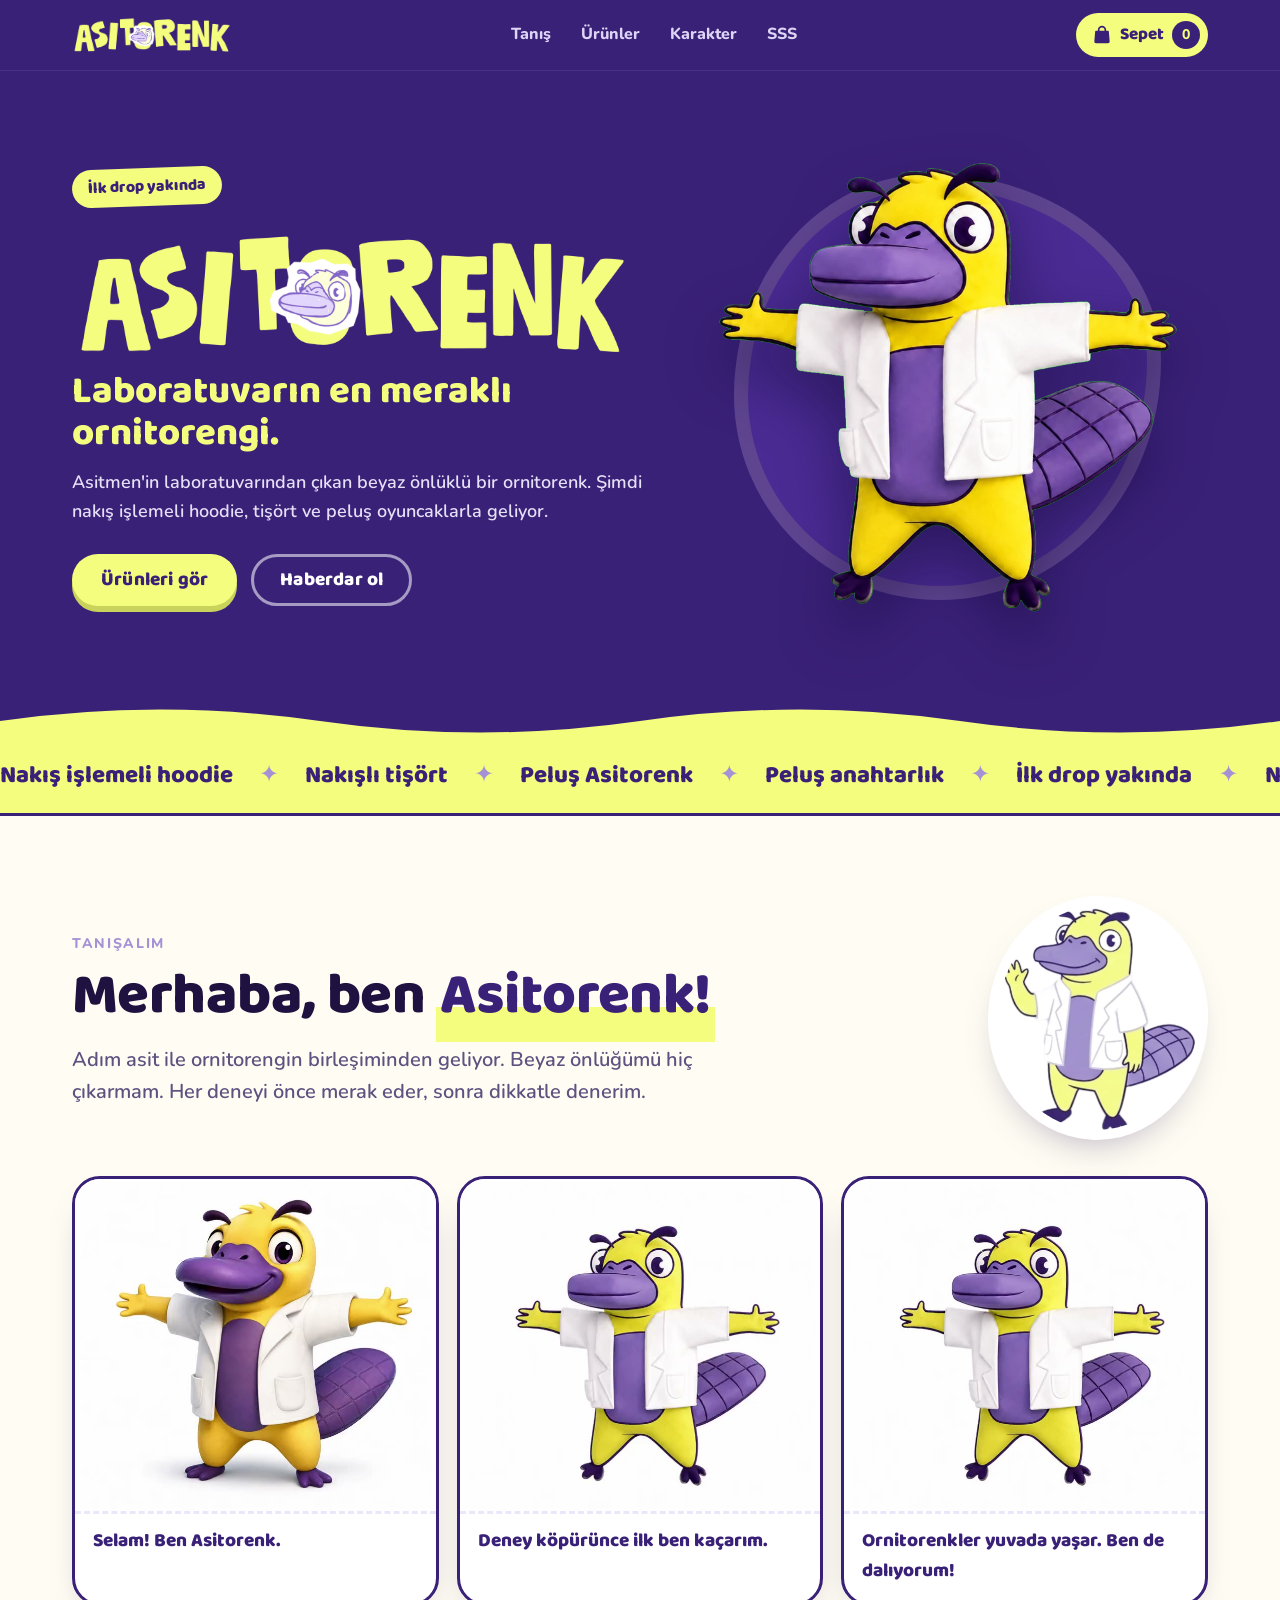
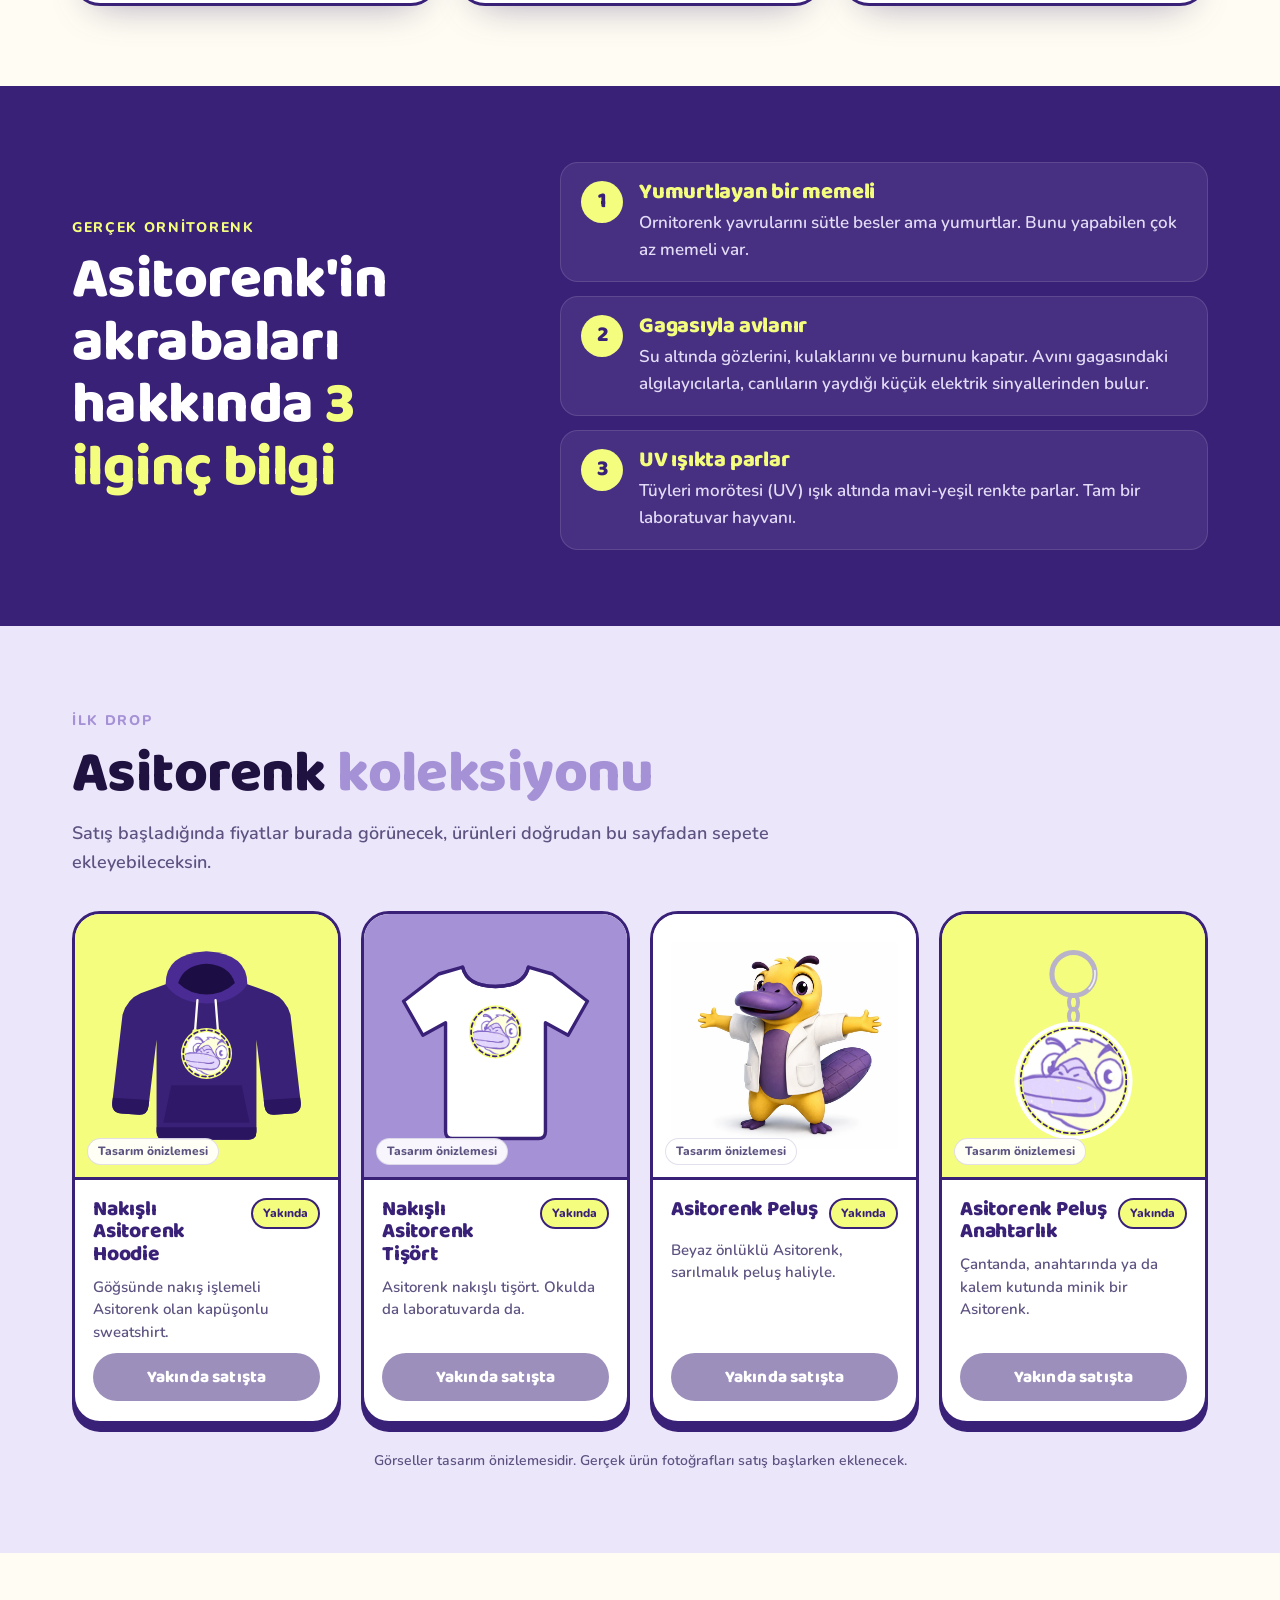
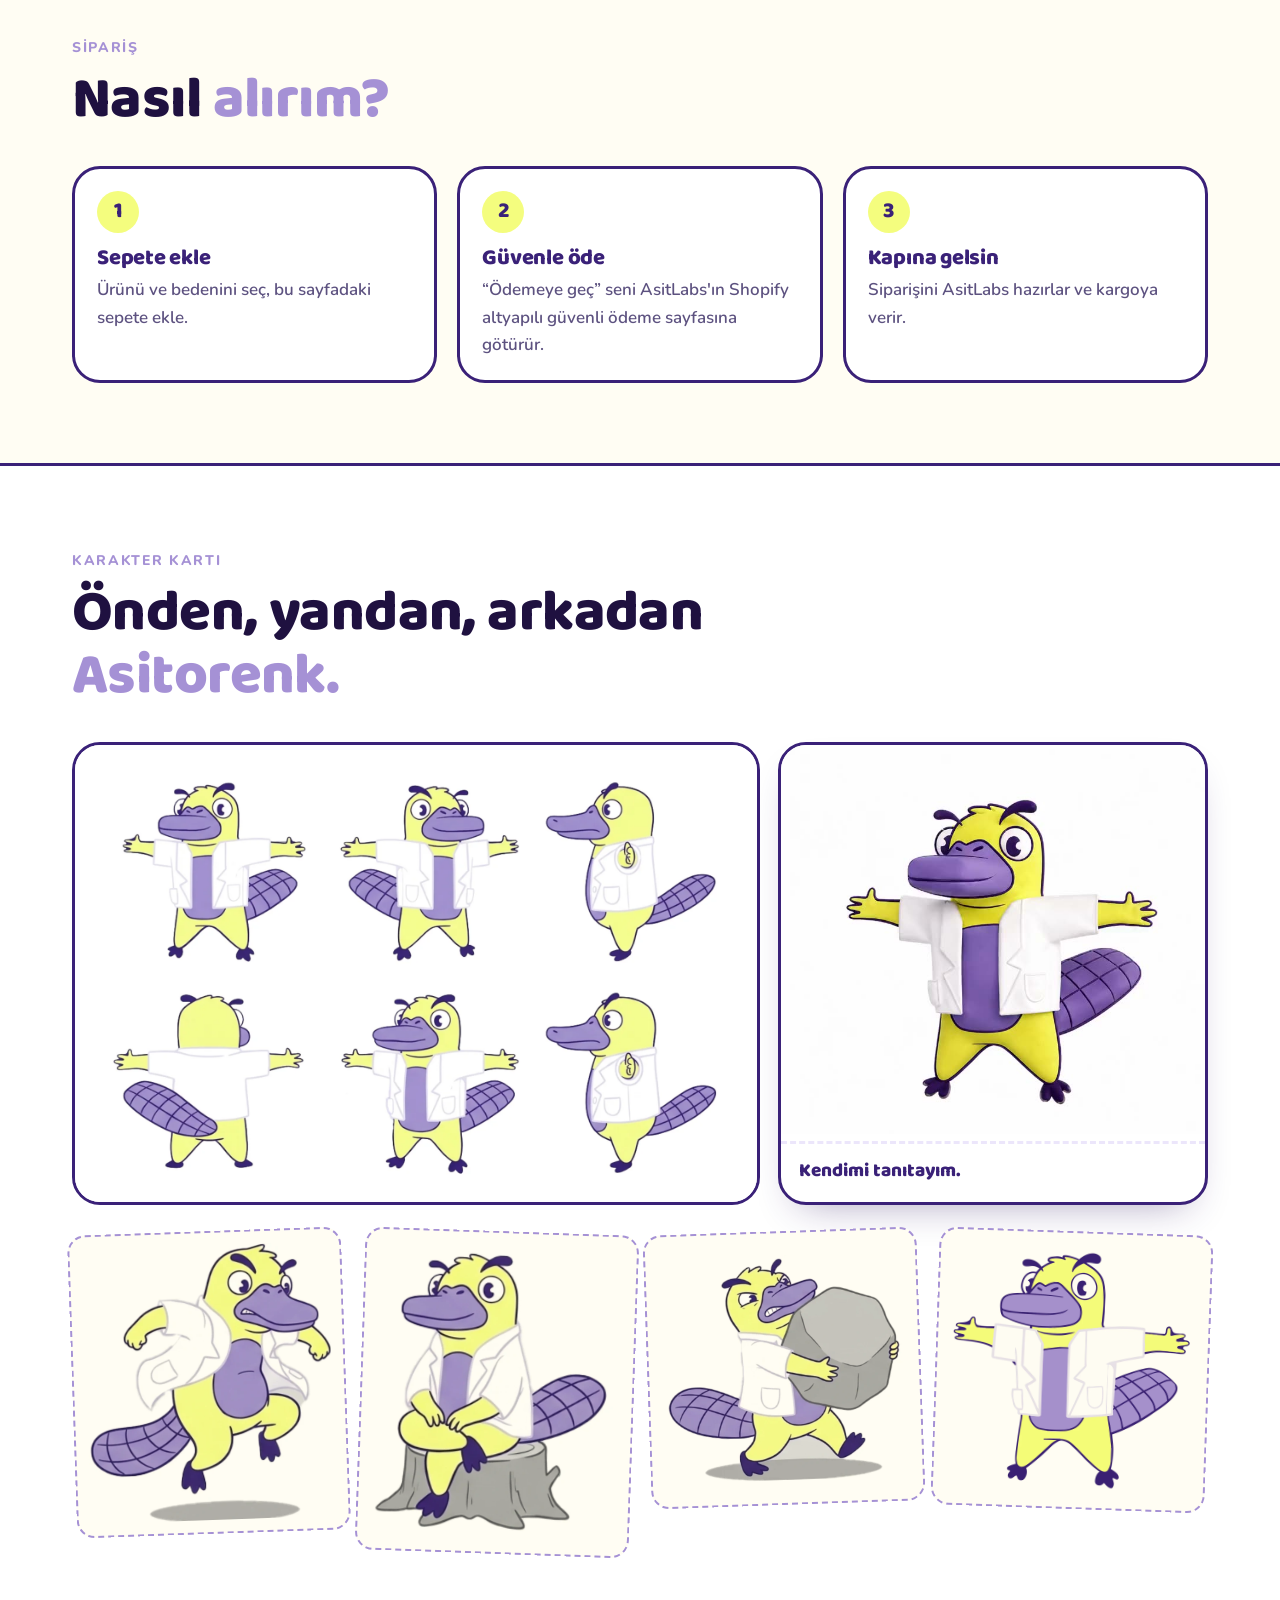
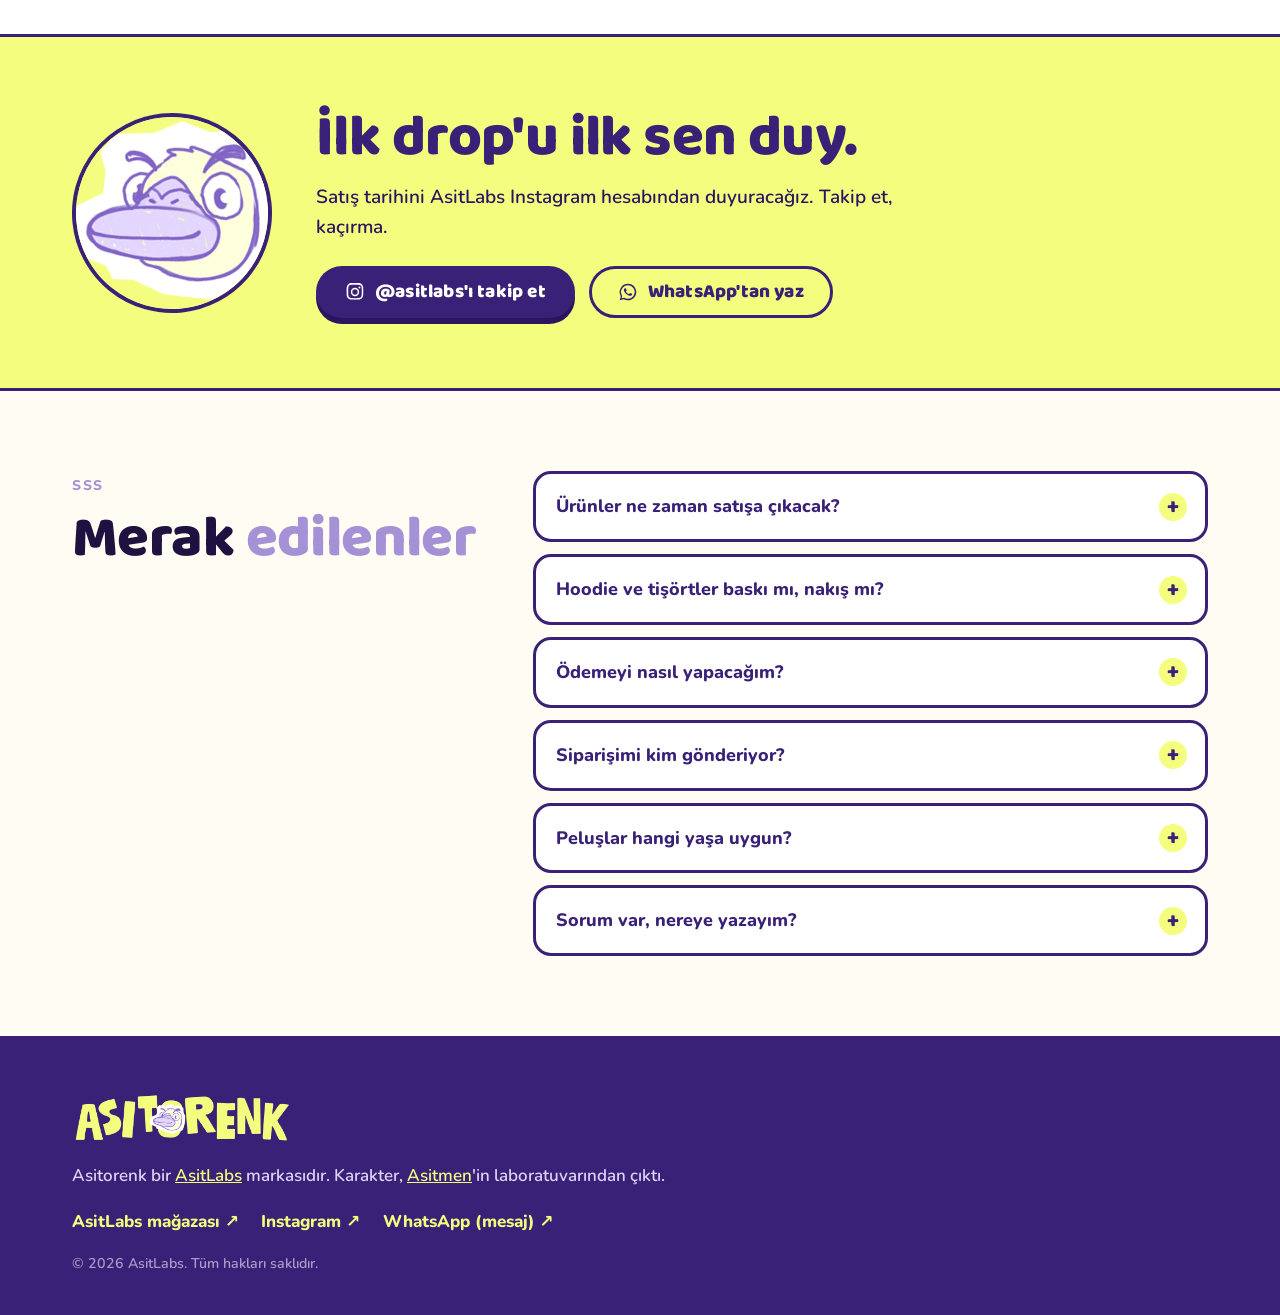
<file: index.html>
<!doctype html>
<html lang="tr">
<head>
<meta charset="utf-8">
<meta name="viewport" content="width=device-width, initial-scale=1, viewport-fit=cover">
<title>Asitorenk | Nakış işlemeli hoodie, tişört ve peluş oyuncak</title>
<meta name="description" content="Asitorenk, Asitmen&#x27;in laboratuvarından çıkan beyaz önlüklü ornitorenk. Nakış işlemeli hoodie, tişört ve peluş oyuncaklar çok yakında. Bir AsitLabs markası.">
<link rel="canonical" href="https://asitorenk.com/">
<meta name="theme-color" content="#3a2178">
<meta property="og:type" content="website">
<meta property="og:site_name" content="Asitorenk">
<meta property="og:locale" content="tr_TR">
<meta property="og:title" content="Asitorenk | Nakış işlemeli hoodie, tişört ve peluş oyuncak">
<meta property="og:description" content="Asitorenk, Asitmen&#x27;in laboratuvarından çıkan beyaz önlüklü ornitorenk. Nakış işlemeli hoodie, tişört ve peluş oyuncaklar çok yakında. Bir AsitLabs markası.">
<meta property="og:url" content="https://asitorenk.com/">
<meta property="og:image" content="https://asitorenk.com/static/og.jpg">
<meta property="og:image:width" content="1200">
<meta property="og:image:height" content="630">
<meta name="twitter:card" content="summary_large_image">
<link rel="icon" href="/favicon-32.png" sizes="32x32" type="image/png">
<link rel="apple-touch-icon" href="/apple-touch-icon.png">
<link rel="preconnect" href="https://fonts.googleapis.com">
<link rel="preconnect" href="https://fonts.gstatic.com" crossorigin>
<link href="https://fonts.googleapis.com/css2?family=Baloo+2:wght@700;800&family=Nunito:wght@500;600;700;800&display=swap" rel="stylesheet">
<link rel="preload" as="image" href="/static/img/hero-karakter.webp">
<link rel="stylesheet" href="/static/style.css?v=1795443449">
<script type="application/ld+json">{"@context": "https://schema.org", "@type": "Brand", "name": "Asitorenk", "url": "https://asitorenk.com/", "logo": "https://asitorenk.com/static/img/kafa.webp", "parentOrganization": {"@type": "Organization", "name": "AsitLabs", "url": "https://asitlabs.com"}}</script>
</head>
<body>
<a class="sr-only" href="#main">İçeriğe geç</a>
<header class="nav">
  <div class="wrap nav-ic">
    <a class="marka" href="#ust" aria-label="Asitorenk ana sayfa"><img src="/static/img/logo.webp" alt="Asitorenk" width="1600" height="380"></a>
    <nav class="nav-linkler" aria-label="Menü">
      <a href="#tanis">Tanış</a><a href="#urunler">Ürünler</a><a href="#karakter">Karakter</a><a href="#sss">SSS</a>
    </nav>
    <button class="sepet-btn" type="button" data-sepet-ac aria-haspopup="dialog" aria-controls="sepet"><svg viewBox="0 0 24 24" aria-hidden="true"><path d="M7 7V6a5 5 0 0 1 10 0v1h2.2a1 1 0 0 1 1 .9l1 12A2 2 0 0 1 19.2 22H4.8a2 2 0 0 1-2-2.1l1-12A1 1 0 0 1 4.8 7H7zm2 0h6V6a3 3 0 0 0-6 0v1z"/></svg><span>Sepet</span><b data-sepet-adet>0</b></button>
  </div>
</header>

<main id="main">
  <section class="hero" id="ust">
    <div class="wrap hero-ic">
      <div class="hero-metin">
        <span class="rozet">İlk drop yakında</span>
        <h1><img src="/static/img/logo.webp" alt="Asitorenk" width="1600" height="380"></h1>
        <p class="slogan">Laboratuvarın en meraklı ornitorengi.</p>
        <p class="giris">Asitmen'in laboratuvarından çıkan beyaz önlüklü bir ornitorenk. Şimdi nakış işlemeli hoodie, tişört ve peluş oyuncaklarla geliyor.</p>
        <div class="butonlar">
          <a class="btn btn-sari" href="#urunler">Ürünleri gör</a>
          <a class="btn btn-cizgi" href="#haber">Haberdar ol</a>
        </div>
      </div>
      <div class="hero-gorsel">
        <span class="leke" aria-hidden="true"></span>
        <img class="hero-karakter" src="/static/img/hero-karakter.webp" alt="Beyaz laboratuvar önlüklü sarı-mor ornitorenk Asitorenk, kollarını açmış" width="760" height="750">
      </div>
    </div>
    <svg class="dalga" viewBox="0 0 1440 80" preserveAspectRatio="none" aria-hidden="true"><path d="M0 40 Q180 0 360 40 T720 40 T1080 40 T1440 40 V80 H0 Z" fill="#f4fd7e"/></svg>
  </section>

  <div class="kayan" aria-label="Ürünler: nakış işlemeli hoodie, nakışlı tişört, peluş Asitorenk, peluş anahtarlık">
    <div class="kayan-ic" aria-hidden="true"><span>Nakış işlemeli hoodie</span><i aria-hidden="true">✦</i><span>Nakışlı tişört</span><i aria-hidden="true">✦</i><span>Peluş Asitorenk</span><i aria-hidden="true">✦</i><span>Peluş anahtarlık</span><i aria-hidden="true">✦</i><span>İlk drop yakında</span><i aria-hidden="true">✦</i><span>Nakış işlemeli hoodie</span><i aria-hidden="true">✦</i><span>Nakışlı tişört</span><i aria-hidden="true">✦</i><span>Peluş Asitorenk</span><i aria-hidden="true">✦</i><span>Peluş anahtarlık</span><i aria-hidden="true">✦</i><span>İlk drop yakında</span><i aria-hidden="true">✦</i></div>
  </div>

  <section class="tanis" id="tanis">
    <div class="wrap">
      <div class="tanis-ust">
        <div>
          <span class="ust-baslik">Tanışalım</span>
          <h2>Merhaba, ben <em>Asitorenk!</em></h2>
          <p class="buyuk">Adım asit ile ornitorengin birleşiminden geliyor. Beyaz önlüğümü hiç çıkarmam. Her deneyi önce merak eder, sonra dikkatle denerim.</p>
        </div>
        <img class="cikartma" src="/static/img/poz-selam.webp" alt="El sallayan Asitorenk çizimi" width="600" height="672" loading="lazy">
      </div>
      <div class="video-dizi">
        <figure class="video-kart">
          <video data-autoplay muted loop playsinline preload="none" poster="/static/video/tanis1.jpg" width="720" height="662">
            <source src="/static/video/tanis1.mp4" type="video/mp4">
          </video>
          <figcaption>Selam! Ben Asitorenk.</figcaption>
        </figure>
        <figure class="video-kart">
          <video data-autoplay muted loop playsinline preload="none" poster="/static/video/tanis2.jpg" width="720" height="662">
            <source src="/static/video/tanis2.mp4" type="video/mp4">
          </video>
          <figcaption>Deney köpürünce ilk ben kaçarım.</figcaption>
        </figure>
        <figure class="video-kart">
          <video data-autoplay muted loop playsinline preload="none" poster="/static/video/tanis3.jpg" width="720" height="662">
            <source src="/static/video/tanis3.mp4" type="video/mp4">
          </video>
          <figcaption>Ornitorenkler yuvada yaşar. Ben de dalıyorum!</figcaption>
        </figure>
      </div>
    </div>
  </section>

  <section class="bilgi">
    <div class="wrap bilgi-ic">
      <div>
        <span class="ust-baslik">Gerçek ornitorenk</span>
        <h2>Asitorenk'in akrabaları hakkında <em>3 ilginç bilgi</em></h2>
      </div>
      <ol class="bilgi-liste">
        <li><span class="no">1</span><div><h3>Yumurtlayan bir memeli</h3><p>Ornitorenk yavrularını sütle besler ama yumurtlar. Bunu yapabilen çok az memeli var.</p></div></li>
        <li><span class="no">2</span><div><h3>Gagasıyla avlanır</h3><p>Su altında gözlerini, kulaklarını ve burnunu kapatır. Avını gagasındaki algılayıcılarla, canlıların yaydığı küçük elektrik sinyallerinden bulur.</p></div></li>
        <li><span class="no">3</span><div><h3>UV ışıkta parlar</h3><p>Tüyleri morötesi (UV) ışık altında mavi-yeşil renkte parlar. Tam bir laboratuvar hayvanı.</p></div></li>
      </ol>
    </div>
  </section>

  <section class="urunler" id="urunler">
    <div class="wrap">
      <div class="blok-bas">
        <span class="ust-baslik">İlk drop</span>
        <h2>Asitorenk <em>koleksiyonu</em></h2>
        <p>Satış başladığında fiyatlar burada görünecek, ürünleri doğrudan bu sayfadan sepete ekleyebileceksin.</p>
      </div>
      <div class="urun-dizi">
      <article class="urun zemin-sari" data-handle="asitorenk-nakisli-hoodie" data-thumb="/static/img/kafa.webp">
        <div class="urun-gorsel">
          <svg viewBox="0 0 400 400" role="img" aria-label="Nakışlı Asitorenk hoodie tasarım önizlemesi">
  <path d="M128 92 L84 108 Q60 118 52 146 L34 300 Q32 318 50 320 L82 322 Q96 322 98 306 L112 190 L112 352 Q112 366 126 366 L274 366 Q288 366 288 352 L288 190 L302 306 Q304 322 318 322 L350 320 Q368 318 366 300 L348 146 Q340 118 316 108 L272 92 Z" fill="#3a2178"/>
  <path d="M112 344 L288 344 L288 352 Q288 366 274 366 L126 366 Q112 366 112 352 Z" fill="#2a1560"/>
  <path d="M34 300 Q32 318 50 320 L82 322 Q96 322 98 306 L99 296 L35 292 Z" fill="#2a1560"/>
  <path d="M366 300 Q368 318 350 320 L318 322 Q304 322 302 306 L301 296 L365 292 Z" fill="#2a1560"/>
  <path d="M128 92 Q128 38 200 34 Q272 38 272 92 Q252 124 200 126 Q148 124 128 92 Z" fill="#4a2b93"/>
  <path d="M150 90 Q160 58 200 56 Q240 58 250 90 Q230 110 200 110 Q170 110 150 90 Z" fill="#1d0d45"/>
  <path d="M138 270 L262 270 L276 336 L124 336 Z" fill="#2f1868"/>
  <g stroke="#fffdf3" stroke-width="4" stroke-linecap="round"><path d="M184 120 L180 172"/><path d="M216 120 L220 172"/></g>
  <circle cx="180" cy="176" r="5" fill="#f4fd7e"/><circle cx="220" cy="176" r="5" fill="#f4fd7e"/>
  <clipPath id="p-hoodie"><circle cx="200" cy="214" r="38"/></clipPath>
    <circle cx="200" cy="214" r="45" fill="#f4fd7e"/>
    <image href="/static/img/kafa.webp" x="150.6" y="168.6" width="98.8" height="98.8" preserveAspectRatio="xMidYMid slice" clip-path="url(#p-hoodie)"/>
    <circle cx="200" cy="214" r="41" fill="none" stroke="#3a2178" stroke-width="3" stroke-dasharray="7 6" stroke-linecap="round"/>
</svg>
          <span class="onizleme">Tasarım önizlemesi</span>
        </div>
        <div class="urun-govde">
          <div class="urun-ust"><h3>Nakışlı Asitorenk Hoodie</h3><span class="durum">Yakında</span></div>
          <p>Göğsünde nakış işlemeli Asitorenk olan kapüşonlu sweatshirt.</p>
          <p class="fiyat" hidden></p>
          <label class="varyant" hidden><span>Seçenek</span><select></select></label>
          <button class="btn btn-mor btn-ekle" type="button" disabled>Yakında satışta</button>
        </div>
      </article>
      <article class="urun zemin-lila" data-handle="asitorenk-nakisli-tisort" data-thumb="/static/img/kafa.webp">
        <div class="urun-gorsel">
          <svg viewBox="0 0 400 400" role="img" aria-label="Nakışlı Asitorenk tişört tasarım önizlemesi">
  <path d="M142 62 L100 74 L38 122 L72 182 L112 160 L112 352 Q112 364 124 364 L276 364 Q288 364 288 352 L288 160 L328 182 L362 122 L300 74 L258 62 Q250 96 200 96 Q150 96 142 62 Z" fill="#ffffff" stroke="#3a2178" stroke-width="6" stroke-linejoin="round"/>
  <path d="M142 62 Q150 96 200 96 Q250 96 258 62" fill="none" stroke="#3a2178" stroke-width="6" stroke-linecap="round"/>
  <path d="M150 66 Q158 86 200 86 Q242 86 250 66" fill="none" stroke="#a591d5" stroke-width="4" stroke-linecap="round"/>
  <clipPath id="p-tisort"><circle cx="200" cy="176" r="40"/></clipPath>
    <circle cx="200" cy="176" r="47" fill="#f4fd7e"/>
    <image href="/static/img/kafa.webp" x="148.0" y="128.0" width="104.0" height="104.0" preserveAspectRatio="xMidYMid slice" clip-path="url(#p-tisort)"/>
    <circle cx="200" cy="176" r="43" fill="none" stroke="#3a2178" stroke-width="3" stroke-dasharray="7 6" stroke-linecap="round"/>
</svg>
          <span class="onizleme">Tasarım önizlemesi</span>
        </div>
        <div class="urun-govde">
          <div class="urun-ust"><h3>Nakışlı Asitorenk Tişört</h3><span class="durum">Yakında</span></div>
          <p>Asitorenk nakışlı tişört. Okulda da laboratuvarda da.</p>
          <p class="fiyat" hidden></p>
          <label class="varyant" hidden><span>Seçenek</span><select></select></label>
          <button class="btn btn-mor btn-ekle" type="button" disabled>Yakında satışta</button>
        </div>
      </article>
      <article class="urun zemin-beyaz" data-handle="asitorenk-pelus" data-thumb="/static/img/kafa.webp">
        <div class="urun-gorsel">
          <img src="/static/img/render-3d.webp" alt="Asitorenk peluş tasarım önizlemesi" width="900" height="822" loading="lazy">
          <span class="onizleme">Tasarım önizlemesi</span>
        </div>
        <div class="urun-govde">
          <div class="urun-ust"><h3>Asitorenk Peluş</h3><span class="durum">Yakında</span></div>
          <p>Beyaz önlüklü Asitorenk, sarılmalık peluş haliyle.</p>
          <p class="fiyat" hidden></p>
          <label class="varyant" hidden><span>Seçenek</span><select></select></label>
          <button class="btn btn-mor btn-ekle" type="button" disabled>Yakında satışta</button>
        </div>
      </article>
      <article class="urun zemin-sari" data-handle="asitorenk-pelus-anahtarlik" data-thumb="/static/img/kafa.webp">
        <div class="urun-gorsel">
          <svg viewBox="0 0 400 400" role="img" aria-label="Asitorenk peluş anahtarlık tasarım önizlemesi">
  <circle cx="200" cy="74" r="38" fill="none" stroke="#b9b3c9" stroke-width="9"/>
  <circle cx="200" cy="74" r="38" fill="none" stroke="#ffffff" stroke-width="3" stroke-dasharray="30 200" opacity=".8"/>
  <g fill="none" stroke="#b9b3c9" stroke-width="7"><ellipse cx="200" cy="124" rx="8" ry="13"/><ellipse cx="200" cy="148" rx="8" ry="13"/></g>
  <circle cx="200" cy="262" r="104" fill="#ffffff"/>
  <clipPath id="p-anahtar"><circle cx="200" cy="262" r="90"/></clipPath>
    <circle cx="200" cy="262" r="97" fill="#f4fd7e"/>
    <image href="/static/img/kafa.webp" x="83.0" y="149.0" width="234.0" height="234.0" preserveAspectRatio="xMidYMid slice" clip-path="url(#p-anahtar)"/>
    <circle cx="200" cy="262" r="93" fill="none" stroke="#3a2178" stroke-width="3" stroke-dasharray="7 6" stroke-linecap="round"/>
</svg>
          <span class="onizleme">Tasarım önizlemesi</span>
        </div>
        <div class="urun-govde">
          <div class="urun-ust"><h3>Asitorenk Peluş Anahtarlık</h3><span class="durum">Yakında</span></div>
          <p>Çantanda, anahtarında ya da kalem kutunda minik bir Asitorenk.</p>
          <p class="fiyat" hidden></p>
          <label class="varyant" hidden><span>Seçenek</span><select></select></label>
          <button class="btn btn-mor btn-ekle" type="button" disabled>Yakında satışta</button>
        </div>
      </article>
      </div>
      <p class="not">Görseller tasarım önizlemesidir. Gerçek ürün fotoğrafları satış başlarken eklenecek.</p>
    </div>
  </section>

  <section class="nasil">
    <div class="wrap">
      <div class="blok-bas">
        <span class="ust-baslik">Sipariş</span>
        <h2>Nasıl <em>alırım?</em></h2>
      </div>
      <ol class="adimlar">
        <li><span class="no">1</span><h3>Sepete ekle</h3><p>Ürünü ve bedenini seç, bu sayfadaki sepete ekle.</p></li>
        <li><span class="no">2</span><h3>Güvenle öde</h3><p>“Ödemeye geç” seni AsitLabs&#x27;ın Shopify altyapılı güvenli ödeme sayfasına götürür.</p></li>
        <li><span class="no">3</span><h3>Kapına gelsin</h3><p>Siparişini AsitLabs hazırlar ve kargoya verir.</p></li>
      </ol>
    </div>
  </section>

  <section class="karakter" id="karakter">
    <div class="wrap">
      <div class="blok-bas">
        <span class="ust-baslik">Karakter kartı</span>
        <h2>Önden, yandan, arkadan <em>Asitorenk.</em></h2>
      </div>
      <div class="karakter-izgara">
        <figure class="kart-beyaz donus"><img src="/static/img/donus-onluk.webp" alt="Asitorenk'in önden, yandan ve arkadan çizimleri" width="1600" height="1074" loading="lazy"></figure>
        <figure class="kart-beyaz video-kart tek">
          <video data-autoplay muted loop playsinline preload="none" poster="/static/video/tanis4.jpg" width="720" height="662">
            <source src="/static/video/tanis4.mp4" type="video/mp4">
          </video>
          <figcaption>Kendimi tanıtayım.</figcaption>
        </figure>
      </div>
      <ul class="pozlar" aria-label="Asitorenk pozları">
        <li><img src="/static/img/poz-zipla.webp" alt="Zıplayan Asitorenk" width="600" height="672" loading="lazy"></li>
        <li><img src="/static/img/poz-otur.webp" alt="Kütüğe oturmuş Asitorenk" width="600" height="720" loading="lazy"></li>
        <li><img src="/static/img/poz-tas.webp" alt="Kaya taşıyan Asitorenk" width="700" height="642" loading="lazy"></li>
        <li><img src="/static/img/karakter.webp" alt="Beyaz önlüklü Asitorenk" width="1100" height="1120" loading="lazy"></li>
      </ul>
    </div>
  </section>

  <section class="haber" id="haber">
    <div class="wrap haber-ic">
      <img class="haber-kafa" src="/static/img/kafa.webp" alt="" width="700" height="604" loading="lazy">
      <div>
        <h2>İlk drop'u ilk sen duy.</h2>
        <p>Satış tarihini AsitLabs Instagram hesabından duyuracağız. Takip et, kaçırma.</p>
        <div class="butonlar">
          <a class="btn btn-mor" href="https://www.instagram.com/asitlabs" target="_blank" rel="noopener"><svg viewBox="0 0 24 24" aria-hidden="true"><path d="M12 7a5 5 0 1 0 0 10 5 5 0 0 0 0-10zm0 8.2a3.2 3.2 0 1 1 0-6.4 3.2 3.2 0 0 1 0 6.4zM17.3 5.5a1.2 1.2 0 1 0 0 2.4 1.2 1.2 0 0 0 0-2.4zM21.9 7.1c-.1-1.6-.4-3-1.6-4.2S17.7 1.4 16.1 1.3C14.5 1.2 9.5 1.2 7.9 1.3 6.3 1.4 4.9 1.7 3.7 2.9S2.1 5.5 2 7.1c-.1 1.6-.1 6.6 0 8.2.1 1.6.4 3 1.6 4.2s2.6 1.5 4.2 1.6c1.6.1 6.6.1 8.2 0 1.6-.1 3-.4 4.2-1.6s1.5-2.6 1.6-4.2c.1-1.6.1-6.6 0-8.2zm-2.2 10c-.3.9-1 1.6-1.9 1.9-1.3.5-4.4.4-5.8.4s-4.5.1-5.8-.4c-.9-.3-1.6-1-1.9-1.9-.5-1.3-.4-4.4-.4-5.8s-.1-4.5.4-5.8c.3-.9 1-1.6 1.9-1.9C7.5 3.1 10.6 3.2 12 3.2s4.5-.1 5.8.4c.9.3 1.6 1 1.9 1.9.5 1.3.4 4.4.4 5.8s.1 4.5-.4 5.8z"/></svg>@asitlabs'ı takip et</a>
          <a class="btn btn-cizgi-mor" href="https://wa.me/908503078467?text=Merhaba%2C%20Asitorenk%20hakk%C4%B1nda%20bilgi%20almak%20istiyorum." target="_blank" rel="noopener"><svg viewBox="0 0 24 24" aria-hidden="true"><path d="M12 2a10 10 0 0 0-8.6 15.1L2 22l5-1.3A10 10 0 1 0 12 2zm0 18.2c-1.6 0-3.1-.4-4.4-1.2l-.3-.2-3 .8.8-2.9-.2-.3A8.2 8.2 0 1 1 12 20.2zm4.5-6.1c-.2-.1-1.5-.7-1.7-.8-.2-.1-.4-.1-.6.1l-.8 1c-.1.2-.3.2-.5.1a6.7 6.7 0 0 1-3.3-2.9c-.3-.4.3-.4.8-1.4.1-.2 0-.3 0-.4l-.8-1.8c-.2-.5-.4-.4-.6-.4h-.5c-.2 0-.4.1-.6.3-.2.2-.8.8-.8 2s.9 2.3 1 2.5c.1.2 1.7 2.6 4.1 3.6 1.5.7 2.1.7 2.9.6.5-.1 1.5-.6 1.7-1.2.2-.6.2-1.1.1-1.2l-.4-.2z"/></svg>WhatsApp'tan yaz</a>
        </div>
      </div>
    </div>
  </section>

  <section class="sss" id="sss">
    <div class="wrap sss-ic">
      <div class="blok-bas">
        <span class="ust-baslik">SSS</span>
        <h2>Merak <em>edilenler</em></h2>
      </div>
      <div class="sss-liste">
        <details><summary>Ürünler ne zaman satışa çıkacak?</summary><p>İlk drop çok yakında. Tarih belli olunca AsitLabs Instagram hesabından duyuracağız. Satış açıldığında fiyatlar bu sayfada görünür ve ürünleri hemen sepete ekleyebilirsin.</p></details>
        <details><summary>Hoodie ve tişörtler baskı mı, nakış mı?</summary><p>Hoodie ve tişörtlerde Asitorenk nakış işlemeli olacak.</p></details>
        <details><summary>Ödemeyi nasıl yapacağım?</summary><p>Sepetteki “Ödemeye geç” düğmesi seni AsitLabs&#x27;ın güvenli Shopify ödeme sayfasına götürür. Kart bilgilerin bu siteye girilmez.</p></details>
        <details><summary>Siparişimi kim gönderiyor?</summary><p>Asitorenk bir AsitLabs markasıdır. Siparişler AsitLabs tarafından hazırlanıp kargoya verilir.</p></details>
        <details><summary>Peluşlar hangi yaşa uygun?</summary><p>Yaş bilgisi ve güvenlik belgeleri, satış başladığında her ürünün bilgisinde yer alacak.</p></details>
        <details><summary>Sorum var, nereye yazayım?</summary><p>WhatsApp&#x27;tan yazabilirsin (sadece mesaj). <a href="https://wa.me/908503078467?text=Merhaba%2C%20Asitorenk%20hakk%C4%B1nda%20bilgi%20almak%20istiyorum." target="_blank" rel="noopener">WhatsApp'tan yaz →</a></p></details>
      </div>
    </div>
  </section>
</main>

<footer class="alt">
  <div class="wrap alt-ic">
    <img class="alt-logo" src="/static/img/logo.webp" alt="Asitorenk" width="1600" height="380" loading="lazy">
    <p>Asitorenk bir <a href="https://asitlabs.com" target="_blank" rel="noopener">AsitLabs</a> markasıdır. Karakter, <a href="https://asitmen.com" target="_blank" rel="noopener">Asitmen</a>'in laboratuvarından çıktı.</p>
    <nav class="alt-linkler" aria-label="Bağlantılar">
      <a href="https://asitlabs.com" target="_blank" rel="noopener">AsitLabs mağazası ↗</a>
      <a href="https://www.instagram.com/asitlabs" target="_blank" rel="noopener">Instagram ↗</a>
      <a href="https://wa.me/908503078467?text=Merhaba%2C%20Asitorenk%20hakk%C4%B1nda%20bilgi%20almak%20istiyorum." target="_blank" rel="noopener">WhatsApp (mesaj) ↗</a>
    </nav>
    <small>© 2026 AsitLabs. Tüm hakları saklıdır.</small>
  </div>
</footer>

<div class="sepet-perde" data-sepet-kapat hidden></div>
<aside class="sepet" id="sepet" role="dialog" aria-modal="true" aria-labelledby="sepet-baslik" hidden>
  <div class="sepet-bas">
    <h2 id="sepet-baslik">Sepetin</h2>
    <button class="sepet-kapat" type="button" data-sepet-kapat aria-label="Sepeti kapat">✕</button>
  </div>
  <p class="sepet-bos">Sepetin boş. Satış başladığında Asitorenk ürünlerini buradan ekleyebilirsin.</p>
  <ul class="sepet-liste"></ul>
  <div class="sepet-alt">
    <div class="sepet-toplam"><span>Ara toplam</span><b data-sepet-toplam>0,00 TL</b></div>
    <a class="btn btn-mor btn-tam" data-odeme href="https://asitlabs.com/cart" aria-disabled="true">Ödemeye geç</a>
    <p class="sepet-not">Ödeme, AsitLabs'ın güvenli Shopify ödeme sayfasında yapılır. Kargo ücreti ödeme adımında hesaplanır.</p>
  </div>
</aside>

<script>window.ASITORENK_MAGAZA = "https://asitlabs.com";</script>
<script src="/static/main.js?v=1795443449" defer></script>
</body>
</html>
</file>
<file: static/style.css>
/* asitorenk.com — renkler karakter setinden ölçüldü (mor 3a2178, sarı f4fd7e, lila a591d5) */
:root {
  --mor: #3a2178;
  --mor-koyu: #2a1560;
  --mor-acik: #4a2b93;
  --sari: #f4fd7e;
  --lila: #a591d5;
  --lila-acik: #ece6fb;
  --krem: #fffdf3;
  --beyaz: #ffffff;
  --murekkep: #1f1140;
  --soluk: #5d5280;
  --cizgi: rgba(58, 33, 120, 0.14);
  --r: 28px;
  --r-k: 18px;
  --golge: 0 18px 40px -22px rgba(42, 21, 96, 0.45);
  --font-baslik: "Baloo 2", "Arial Rounded MT Bold", system-ui, sans-serif; /* Lilita One ğ/ş/İ içermiyordu */
  --font: "Nunito", system-ui, -apple-system, "Segoe UI", sans-serif;
  --ease: cubic-bezier(0.22, 1, 0.36, 1);
}

*, *::before, *::after { box-sizing: border-box; }
[hidden] { display: none !important; }
html { scroll-behavior: smooth; -webkit-text-size-adjust: 100%; scroll-padding-top: 84px; }
body { margin: 0; background: var(--krem); color: var(--murekkep); font-family: var(--font); font-size: 17px; line-height: 1.6; font-weight: 600; -webkit-font-smoothing: antialiased; overflow-x: hidden; }
img, svg, video { display: block; max-width: 100%; }
a { color: inherit; }
h1, h2, h3 { font-family: var(--font-baslik); font-weight: 800; line-height: 1.08; margin: 0; letter-spacing: -0.01em; }
h2 { font-size: clamp(34px, 5.2vw, 58px); }
h2 em { font-style: normal; color: var(--lila); }
h3 { font-size: 22px; }
p { margin: 0; }
ol, ul { margin: 0; padding: 0; list-style: none; }
figure { margin: 0; }
button { font: inherit; }
.wrap { width: 100%; max-width: 1200px; margin: 0 auto; padding: 0 16px; }
@media (min-width: 700px) { .wrap { padding: 0 32px; } }
.sr-only { position: absolute; left: -9999px; top: 8px; z-index: 100; background: var(--sari); color: var(--mor); padding: 8px 14px; border-radius: 10px; }
.sr-only:focus { left: 8px; }
:focus-visible { outline: 3px solid var(--sari); outline-offset: 3px; border-radius: 6px; }
section { position: relative; }

/* ---------- düğmeler ---------- */
.btn { display: inline-flex; align-items: center; justify-content: center; gap: 10px; min-height: 52px; padding: 0 26px; border-radius: 999px; font-family: var(--font-baslik); font-weight: 800; font-size: 19px; letter-spacing: 0.01em; text-decoration: none; border: 3px solid transparent; cursor: pointer; transition: transform 0.2s var(--ease), box-shadow 0.2s, background 0.2s, color 0.2s; }
.btn svg { width: 20px; height: 20px; fill: currentColor; flex-shrink: 0; }
.btn:hover { transform: translateY(-2px); }
.btn:active { transform: translateY(1px); }
.btn-sari { background: var(--sari); color: var(--mor); box-shadow: 0 6px 0 #c9d25a; }
.btn-sari:hover { box-shadow: 0 8px 0 #c9d25a; }
.btn-mor { background: var(--mor); color: var(--beyaz); box-shadow: 0 6px 0 var(--mor-koyu); }
.btn-mor:hover { box-shadow: 0 8px 0 var(--mor-koyu); }
.btn-cizgi { border-color: rgba(255, 255, 255, 0.55); color: var(--beyaz); }
.btn-cizgi:hover { border-color: var(--sari); color: var(--sari); }
.btn-cizgi-mor { border-color: var(--mor); color: var(--mor); }
.btn-cizgi-mor:hover { background: var(--mor); color: var(--beyaz); }
.btn[disabled], .btn[aria-disabled="true"] { opacity: 0.5; cursor: not-allowed; transform: none; box-shadow: none; }
.btn-tam { width: 100%; }
.butonlar { display: flex; flex-wrap: wrap; gap: 14px; }

/* ---------- üst menü ---------- */
.nav { position: sticky; top: 0; z-index: 40; background: var(--mor); border-bottom: 1px solid rgba(255, 255, 255, 0.08); }
.nav-ic { display: flex; align-items: center; justify-content: space-between; gap: 16px; height: 70px; }
.marka img { height: 34px; width: auto; }
.nav-linkler { display: none; gap: 30px; color: #ddd5f5; font-weight: 800; font-size: 16px; }
.nav-linkler a { text-decoration: none; padding: 6px 0; transition: color 0.2s; }
.nav-linkler a:hover { color: var(--sari); }
.sepet-btn { display: inline-flex; align-items: center; gap: 8px; height: 44px; padding: 0 8px 0 16px; border-radius: 999px; border: 0; background: var(--sari); color: var(--mor); font-family: var(--font-baslik); font-weight: 800; font-size: 17px; cursor: pointer; }
.sepet-btn svg { width: 20px; height: 20px; fill: currentColor; }
.sepet-btn b { display: inline-grid; place-items: center; min-width: 28px; height: 28px; padding: 0 6px; border-radius: 999px; background: var(--mor); color: var(--sari); font-family: var(--font); font-weight: 800; font-size: 14px; }
@media (min-width: 860px) { .nav-linkler { display: flex; } .marka img { height: 38px; } }

/* ---------- giriş ---------- */
.hero { background: var(--mor); color: var(--beyaz); padding: 40px 0 0; overflow: hidden; }
.hero-ic { display: grid; gap: 24px; align-items: center; padding-bottom: 70px; }
.rozet { display: inline-block; background: var(--sari); color: var(--mor); font-family: var(--font-baslik); font-weight: 800; font-size: 16px; padding: 6px 16px; border-radius: 999px; transform: rotate(-2deg); }
.hero h1 { margin: 22px 0 10px; }
.hero h1 img { width: min(100%, 560px); height: auto; }
.slogan { font-family: var(--font-baslik); font-weight: 800; color: var(--sari); font-size: clamp(26px, 3.6vw, 38px); line-height: 1.1; }
.giris { margin: 14px 0 28px; max-width: 34em; color: #e6e0f7; font-size: 18px; }
.hero-gorsel { position: relative; display: grid; place-items: center; min-height: 300px; }
.leke { position: absolute; width: 82%; aspect-ratio: 1; border-radius: 46% 54% 52% 48% / 52% 44% 56% 48%; background: var(--mor-acik); box-shadow: inset 0 0 0 14px rgba(244, 253, 126, 0.12); animation: leke 12s ease-in-out infinite; }
.hero-karakter { position: relative; width: min(92%, 520px); height: auto; filter: drop-shadow(0 30px 30px rgba(10, 2, 40, 0.45)); animation: sallan 4.5s ease-in-out infinite; transform-origin: 50% 90%; }
.dalga { position: absolute; left: 0; right: 0; bottom: -1px; width: 100%; height: 46px; }
@keyframes sallan { 0%, 100% { transform: translateY(0) rotate(-1.5deg); } 50% { transform: translateY(-14px) rotate(1.5deg); } }
@keyframes leke { 0%, 100% { border-radius: 46% 54% 52% 48% / 52% 44% 56% 48%; } 50% { border-radius: 54% 46% 44% 56% / 46% 56% 44% 54%; } }
@media (min-width: 900px) {
  .hero { padding-top: 56px; }
  .hero-ic { grid-template-columns: 1.05fr 0.95fr; gap: 40px; padding-bottom: 96px; }
  .hero-gorsel { min-height: 520px; }
}

/* ---------- kayan yazı ---------- */
.kayan { background: var(--sari); color: var(--mor); overflow: hidden; padding: 14px 0 18px; border-bottom: 3px solid var(--mor); }
.kayan-ic { display: flex; width: max-content; align-items: center; gap: 26px; font-family: var(--font-baslik); font-weight: 800; font-size: 24px; white-space: nowrap; animation: kay 28s linear infinite; }
.kayan-ic i { font-style: normal; color: var(--lila); }
@keyframes kay { to { transform: translateX(-50%); } }

/* ---------- ortak blok başlığı ---------- */
.ust-baslik { display: inline-block; font-weight: 800; font-size: 14px; letter-spacing: 0.12em; text-transform: uppercase; color: var(--lila); margin-bottom: 10px; }
.blok-bas { max-width: 720px; margin-bottom: 34px; }
.blok-bas p { margin-top: 14px; color: var(--soluk); font-size: 18px; }

/* ---------- tanış ---------- */
.tanis { padding: 80px 0; }
.tanis-ust { display: grid; gap: 24px; align-items: center; margin-bottom: 36px; }
.tanis h2 em { color: var(--mor); background: linear-gradient(transparent 62%, var(--sari) 62%); padding: 0 4px; }
.buyuk { margin-top: 16px; font-size: 20px; color: var(--soluk); max-width: 32em; }
.cikartma { width: 180px; height: auto; justify-self: center; border-radius: 50%; background: var(--beyaz); padding: 10px; box-shadow: var(--golge); transform: rotate(4deg); }
@media (min-width: 800px) { .tanis-ust { grid-template-columns: 1fr auto; } .cikartma { width: 220px; } }
.video-dizi { display: grid; gap: 18px; }
@media (min-width: 640px) { .video-dizi { grid-template-columns: repeat(3, 1fr); } }
.video-kart { background: var(--beyaz); border-radius: var(--r); overflow: hidden; box-shadow: var(--golge); border: 3px solid var(--mor); }
.video-kart video { width: 100%; height: auto; aspect-ratio: 720 / 662; object-fit: cover; background: var(--beyaz); }
.video-kart figcaption { padding: 12px 18px 16px; font-family: var(--font-baslik); font-weight: 800; font-size: 19px; color: var(--mor); border-top: 3px dashed var(--lila-acik); }

/* ---------- gerçek ornitorenk ---------- */
.bilgi { background: var(--mor); color: var(--beyaz); padding: 76px 0; }
.bilgi h2 em { color: var(--sari); }
.bilgi .ust-baslik { color: var(--sari); }
.bilgi-ic { display: grid; gap: 34px; }
.bilgi-liste { display: grid; gap: 14px; }
.bilgi-liste li { display: flex; gap: 16px; align-items: flex-start; background: rgba(255, 255, 255, 0.07); border: 1px solid rgba(255, 255, 255, 0.12); border-radius: var(--r-k); padding: 18px 20px; }
.bilgi-liste h3 { color: var(--sari); margin-bottom: 4px; }
.bilgi-liste p { color: #e3dcf6; }
.no { flex-shrink: 0; display: grid; place-items: center; width: 42px; height: 42px; border-radius: 50%; background: var(--sari); color: var(--mor); font-family: var(--font-baslik); font-weight: 800; font-size: 22px; }
@media (min-width: 960px) { .bilgi-ic { grid-template-columns: 0.8fr 1.2fr; align-items: center; gap: 56px; } }

/* ---------- ürünler ---------- */
.urunler { background: var(--lila-acik); padding: 80px 0; }
.urun-dizi { display: grid; gap: 20px; }
@media (min-width: 600px) { .urun-dizi { grid-template-columns: 1fr 1fr; } }
@media (min-width: 1080px) { .urun-dizi { grid-template-columns: repeat(4, 1fr); } }
.urun { display: flex; flex-direction: column; background: var(--beyaz); border-radius: var(--r); overflow: hidden; border: 3px solid var(--mor); box-shadow: 0 8px 0 var(--mor); }
.urun-gorsel { position: relative; aspect-ratio: 1; display: grid; place-items: center; padding: 18px; }
.urun-gorsel > svg, .urun-gorsel > img { width: 100%; height: 100%; object-fit: contain; }
.zemin-sari .urun-gorsel { background: var(--sari); }
.zemin-lila .urun-gorsel { background: var(--lila); }
.zemin-beyaz .urun-gorsel { background: var(--beyaz); }
.onizleme { position: absolute; left: 12px; bottom: 12px; background: rgba(255, 255, 255, 0.92); color: var(--soluk); font-size: 12px; font-weight: 800; padding: 3px 10px; border-radius: 999px; border: 1px solid var(--cizgi); }
.urun-govde { display: flex; flex-direction: column; gap: 10px; flex: 1; padding: 18px 18px 20px; border-top: 3px solid var(--mor); }
.urun-ust { display: flex; justify-content: space-between; align-items: flex-start; gap: 10px; }
.urun-ust h3 { font-size: 21px; color: var(--mor); }
.durum { flex-shrink: 0; background: var(--sari); color: var(--mor); font-weight: 800; font-size: 12px; padding: 4px 10px; border-radius: 999px; border: 2px solid var(--mor); }
.urun.satista .durum { background: #b9f5c5; }
.urun-govde > p { color: var(--soluk); font-size: 15px; line-height: 1.5; }
.urun-govde .fiyat { font-family: var(--font-baslik); font-weight: 800; color: var(--mor); font-size: 24px; }
.varyant { display: grid; gap: 4px; font-size: 13px; font-weight: 800; color: var(--soluk); }
.varyant select { font: inherit; font-size: 16px; font-weight: 700; color: var(--murekkep); padding: 10px 12px; border-radius: 12px; border: 2px solid var(--mor); background: var(--beyaz); }
.btn-ekle { margin-top: auto; width: 100%; min-height: 48px; font-size: 17px; }
.btn-ekle.eklendi { background: #2f9e57; box-shadow: 0 6px 0 #1e6e3b; }
.not { margin-top: 26px; text-align: center; color: var(--soluk); font-size: 14px; }

/* ---------- nasıl ---------- */
.nasil { padding: 80px 0; }
.adimlar { display: grid; gap: 16px; }
.adimlar li { background: var(--beyaz); border: 3px solid var(--mor); border-radius: var(--r); padding: 22px; }
.adimlar h3 { margin: 14px 0 6px; color: var(--mor); }
.adimlar p { color: var(--soluk); }
@media (min-width: 800px) { .adimlar { grid-template-columns: repeat(3, 1fr); gap: 20px; } }

/* ---------- karakter ---------- */
.karakter { background: var(--beyaz); padding: 80px 0; border-top: 3px solid var(--mor); }
.karakter-izgara { display: grid; gap: 18px; }
.kart-beyaz { background: var(--beyaz); border: 3px solid var(--mor); border-radius: var(--r); overflow: hidden; }
.donus img { width: 100%; height: auto; }
@media (min-width: 900px) { .karakter-izgara { grid-template-columns: 1.6fr 1fr; align-items: stretch; } .video-kart.tek { display: flex; flex-direction: column; justify-content: space-between; } }
.pozlar { display: grid; grid-template-columns: repeat(2, minmax(0, 1fr)); gap: 14px; margin-top: 26px; }
.pozlar li { background: var(--krem); border: 2px dashed var(--lila); border-radius: var(--r-k); padding: 12px; display: grid; place-items: center; aspect-ratio: 1; }
.pozlar li:nth-child(odd) { transform: rotate(-2deg); }
.pozlar li:nth-child(even) { transform: rotate(2deg); }
.pozlar img { width: 100%; height: 100%; object-fit: contain; mix-blend-mode: multiply; }
@media (min-width: 700px) { .pozlar { grid-template-columns: repeat(4, minmax(0, 1fr)); } }

/* ---------- haber ---------- */
.haber { background: var(--sari); padding: 70px 0; border-top: 3px solid var(--mor); border-bottom: 3px solid var(--mor); }
.haber-ic { display: grid; gap: 26px; align-items: center; }
.haber-kafa { width: 150px; height: 150px; object-fit: cover; border-radius: 50%; border: 4px solid var(--mor); background: var(--sari); transform: rotate(-6deg); }
.haber h2 { color: var(--mor); }
.haber p { margin: 12px 0 24px; font-size: 19px; color: var(--mor-koyu); max-width: 34em; }
@media (min-width: 760px) { .haber-ic { grid-template-columns: auto 1fr; gap: 44px; } .haber-kafa { width: 200px; height: 200px; } }

/* ---------- SSS ---------- */
.sss { padding: 80px 0; }
.sss-ic { display: grid; gap: 10px; }
@media (min-width: 960px) { .sss-ic { grid-template-columns: 0.75fr 1.25fr; gap: 56px; align-items: start; } }
.sss-liste { display: grid; gap: 12px; }
.sss details { background: var(--beyaz); border: 3px solid var(--mor); border-radius: var(--r-k); }
.sss summary { cursor: pointer; list-style: none; padding: 18px 54px 18px 20px; position: relative; font-weight: 800; font-size: 18px; color: var(--mor); }
.sss summary::-webkit-details-marker { display: none; }
.sss summary::after { content: "+"; position: absolute; right: 18px; top: 50%; transform: translateY(-50%); width: 28px; height: 28px; display: grid; place-items: center; border-radius: 50%; background: var(--sari); font-family: var(--font-baslik); font-weight: 800; font-size: 22px; line-height: 1; }
.sss details[open] summary::after { content: "−"; }
.sss details p { padding: 0 20px 20px; color: var(--soluk); }
.sss details a { color: var(--mor); font-weight: 800; }

/* ---------- alt bilgi ---------- */
.alt { background: var(--mor); color: #ddd5f5; padding: 56px 0 40px; }
.alt-ic { display: grid; gap: 18px; justify-items: start; }
.alt-logo { width: 220px; height: auto; }
.alt a { color: var(--sari); }
.alt-linkler { display: flex; flex-wrap: wrap; gap: 10px 22px; font-weight: 800; }
.alt-linkler a { text-decoration: none; }
.alt small { color: #a89cc9; }

/* ---------- sepet ---------- */
.sepet-perde { position: fixed; inset: 0; z-index: 60; background: rgba(20, 8, 50, 0.5); opacity: 0; transition: opacity 0.25s; }
.sepet { position: fixed; z-index: 61; top: 0; right: 0; bottom: 0; width: min(420px, 100%); background: var(--krem); display: flex; flex-direction: column; transform: translateX(100%); transition: transform 0.3s var(--ease); border-left: 3px solid var(--mor); }
body.sepet-acik .sepet { transform: none; }
body.sepet-acik .sepet-perde { opacity: 1; }
body.sepet-acik { overflow: hidden; }
.sepet-bas { display: flex; justify-content: space-between; align-items: center; padding: 18px 20px; background: var(--mor); color: var(--beyaz); }
.sepet-bas h2 { font-size: 28px; }
.sepet-kapat { width: 40px; height: 40px; border-radius: 50%; border: 0; background: var(--sari); color: var(--mor); font-size: 18px; font-weight: 800; cursor: pointer; }
.sepet-bos { padding: 24px 20px; color: var(--soluk); }
.sepet-liste { flex: 1; overflow-y: auto; padding: 8px 20px; }
.sepet-liste li { display: grid; grid-template-columns: 64px 1fr auto; gap: 12px; align-items: center; padding: 14px 0; border-bottom: 1px solid var(--cizgi); }
.sepet-liste img { width: 64px; height: 64px; object-fit: cover; border-radius: 14px; background: var(--sari); border: 2px solid var(--mor); }
.sepet-liste b { display: block; color: var(--mor); line-height: 1.25; }
.sepet-liste small { display: block; color: var(--soluk); font-size: 13px; }
.adet { display: inline-flex; align-items: center; gap: 4px; margin-top: 6px; }
.adet button { width: 30px; height: 30px; border-radius: 50%; border: 2px solid var(--mor); background: var(--beyaz); color: var(--mor); font-weight: 800; cursor: pointer; line-height: 1; }
.adet span { min-width: 24px; text-align: center; font-weight: 800; }
.sepet-fiyat { font-weight: 800; color: var(--mor); white-space: nowrap; }
.sepet-alt { padding: 18px 20px 24px; border-top: 3px solid var(--mor); background: var(--beyaz); display: grid; gap: 12px; }
.sepet-toplam { display: flex; justify-content: space-between; font-size: 18px; }
.sepet-toplam b { font-family: var(--font-baslik); font-weight: 800; color: var(--mor); font-size: 22px; }
.sepet-not { font-size: 13px; color: var(--soluk); }

@media (prefers-reduced-motion: reduce) {
  html { scroll-behavior: auto; }
  .hero-karakter, .leke, .kayan-ic { animation: none; }
  .sepet, .sepet-perde, .btn { transition: none; }
}
</file>
